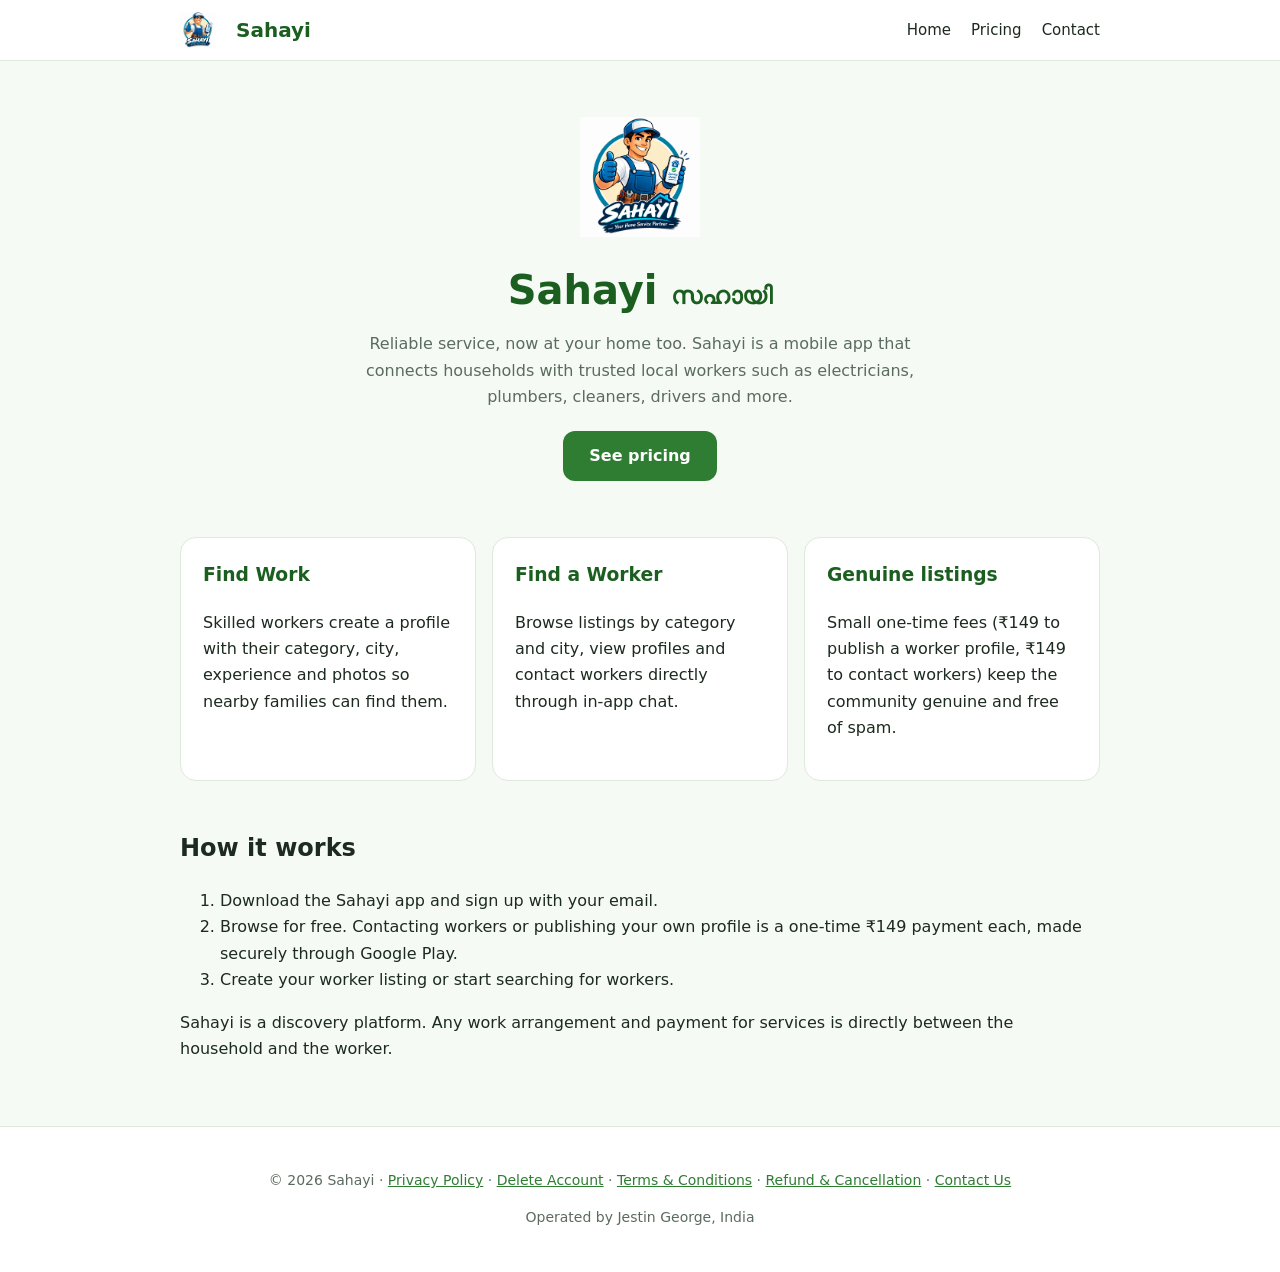
<file: website/index.html>
<!doctype html>
<html lang="en">

<head>
    <meta charset="utf-8">
    <meta name="viewport" content="width=device-width,initial-scale=1">
    <title>Home – Sahayi</title>
    <meta name="description" content="Sahayi connects people with trusted local home-service workers.">
    <link rel="stylesheet" href="style.css">
</head>

<body>
    <header>
        <nav><img src="logo.png" alt="Sahayi logo"><b>Sahayi</b><a href="index.html">Home</a><a
                href="pricing.html">Pricing</a><a href="contact.html">Contact</a></nav>
    </header>
    <main>
        <section class="hero"><img src="logo.png" alt="Sahayi">
            <h1>Sahayi <span style="font-size:.6em">സഹായി</span></h1>
            <p>Reliable service, now at your home too. Sahayi is a mobile app that connects households with trusted
                local workers such as electricians, plumbers, cleaners, drivers and more.</p><a class="btn"
                href="pricing.html">See pricing</a>
        </section>
        <div class="grid">
            <div class="card">
                <h3>Find Work</h3>
                <p>Skilled workers create a profile with their category, city, experience and photos so nearby families
                    can find them.</p>
            </div>
            <div class="card">
                <h3>Find a Worker</h3>
                <p>Browse listings by category and city, view profiles and contact workers directly through in-app chat.
                </p>
            </div>
            <div class="card">
                <h3>Genuine listings</h3>
                <p>Small one-time fees (₹149 to publish a worker profile, ₹149 to contact workers) keep the community genuine and free of spam.</p>
            </div>
        </div>
        <h2 style="margin-top:48px">How it works</h2>
        <ol>
            <li>Download the Sahayi app and sign up with your email.</li>
            <li>Browse for free. Contacting workers or publishing your own profile is a one-time ₹149 payment each, made securely through Google Play.</li>
            <li>Create your worker listing or start searching for workers.</li>
        </ol>
        <p>Sahayi is a discovery platform. Any work arrangement and payment for services is directly between the
            household and the worker.</p>
    </main>
    <footer>
        <p>© 2026 Sahayi · <a href="privacy.html">Privacy Policy</a> · <a href="delete-account.html">Delete Account</a> · <a href="terms.html">Terms &amp; Conditions</a> ·
            <a href="refund.html">Refund &amp; Cancellation</a> · <a href="contact.html">Contact Us</a></p>
        <p>Operated by Jestin George, India</p>
    </footer>
</body>

</html>
</file>
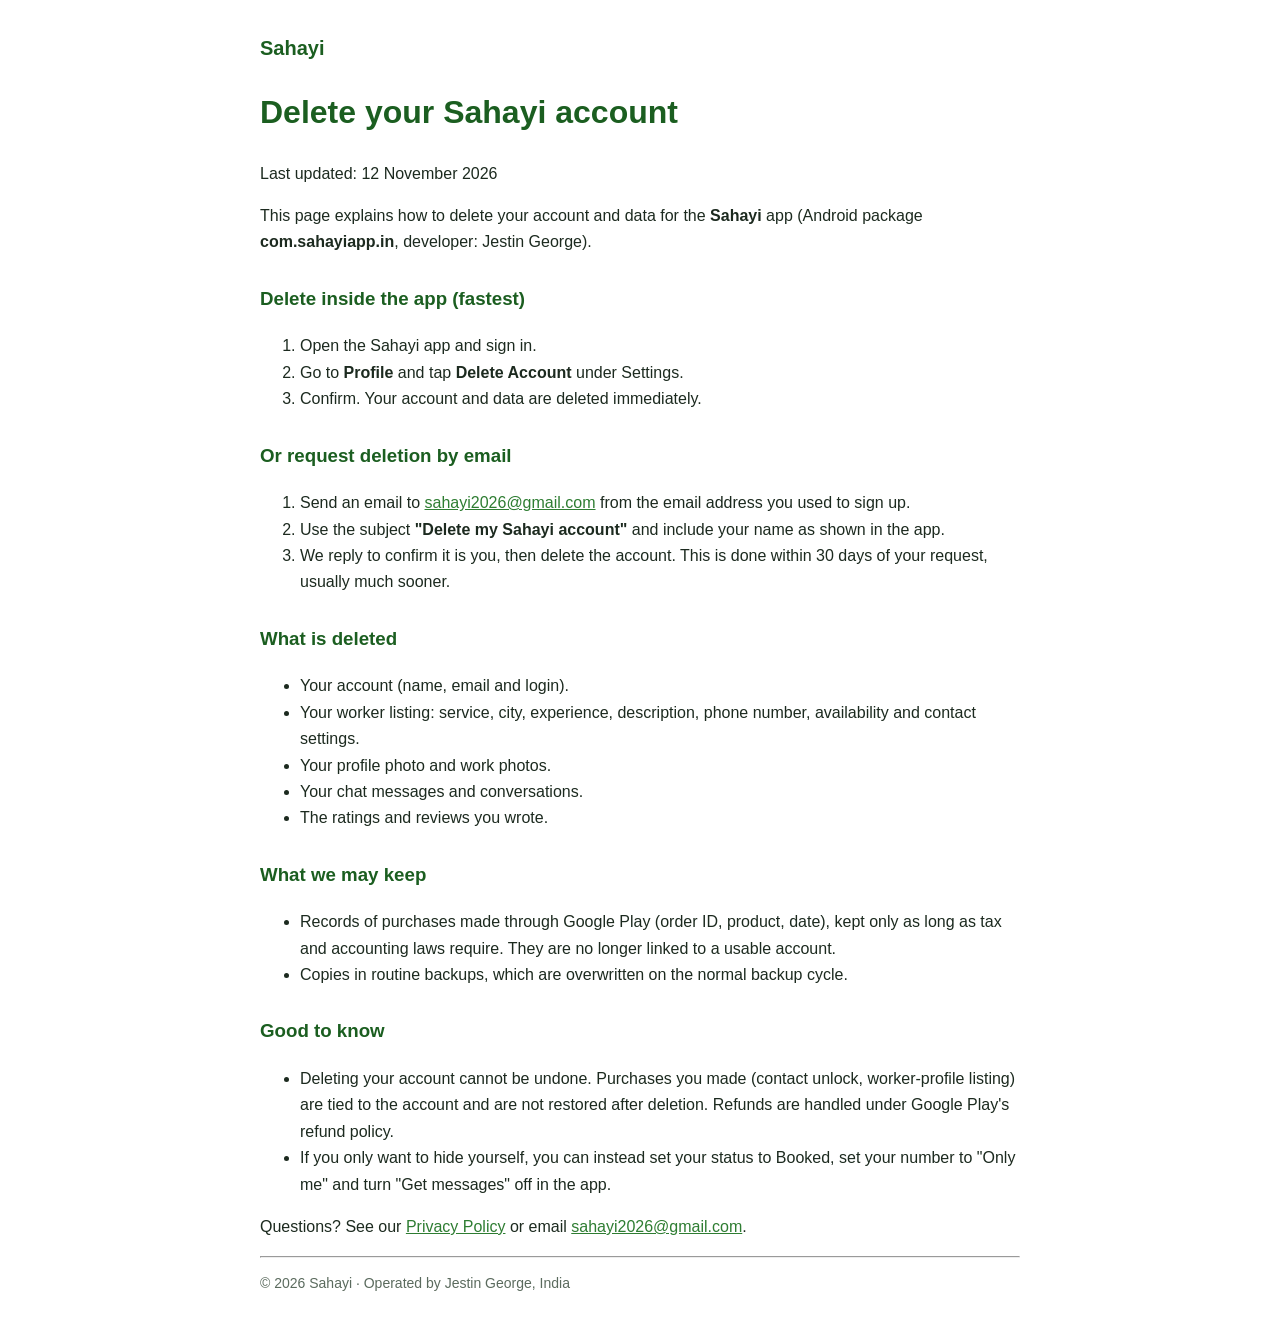
<file: playstore/delete-account.html>
<!doctype html><html lang="en"><head><meta charset="utf-8"><meta name="viewport" content="width=device-width,initial-scale=1">
<title>Delete Account – Sahayi</title>
<style>body{font:16px/1.65 Arial,Helvetica,sans-serif;color:#1c2a1f;max-width:760px;margin:32px auto;padding:0 20px}h1{color:#1b5e20}h3{color:#1b5e20;margin-top:28px}a{color:#2e7d32}</style></head><body>
<p><b style="font-size:20px;color:#1b5e20">Sahayi</b></p>
<h1 class="p">Delete your Sahayi account</h1>
<p>Last updated: 12 November 2026</p>
<p>This page explains how to delete your account and data for the <b>Sahayi</b> app (Android package <b>com.sahayiapp.in</b>, developer: Jestin George).</p>

<h3>Delete inside the app (fastest)</h3>
<ol>
<li>Open the Sahayi app and sign in.</li>
<li>Go to <b>Profile</b> and tap <b>Delete Account</b> under Settings.</li>
<li>Confirm. Your account and data are deleted immediately.</li>
</ol>

<h3>Or request deletion by email</h3>
<ol>
<li>Send an email to <a href="mailto:sahayi2026@gmail.com?subject=Delete%20my%20Sahayi%20account">sahayi2026@gmail.com</a> from the email address you used to sign up.</li>
<li>Use the subject <b>"Delete my Sahayi account"</b> and include your name as shown in the app.</li>
<li>We reply to confirm it is you, then delete the account. This is done within 30 days of your request, usually much sooner.</li>
</ol>

<h3>What is deleted</h3>
<ul>
<li>Your account (name, email and login).</li>
<li>Your worker listing: service, city, experience, description, phone number, availability and contact settings.</li>
<li>Your profile photo and work photos.</li>
<li>Your chat messages and conversations.</li>
<li>The ratings and reviews you wrote.</li>
</ul>

<h3>What we may keep</h3>
<ul>
<li>Records of purchases made through Google Play (order ID, product, date), kept only as long as tax and accounting laws require. They are no longer linked to a usable account.</li>
<li>Copies in routine backups, which are overwritten on the normal backup cycle.</li>
</ul>

<h3>Good to know</h3>
<ul>
<li>Deleting your account cannot be undone. Purchases you made (contact unlock, worker-profile listing) are tied to the account and are not restored after deletion. Refunds are handled under Google Play's refund policy.</li>
<li>If you only want to hide yourself, you can instead set your status to Booked, set your number to "Only me" and turn "Get messages" off in the app.</li>
</ul>

<p>Questions? See our <a href="mailto:sahayi2026@gmail.com">Privacy Policy</a> or email <a href="mailto:sahayi2026@gmail.com">sahayi2026@gmail.com</a>.</p>
<hr><p style="color:#5b6b5e;font-size:14px">© 2026 Sahayi · Operated by Jestin George, India</p></body></html>
</file>
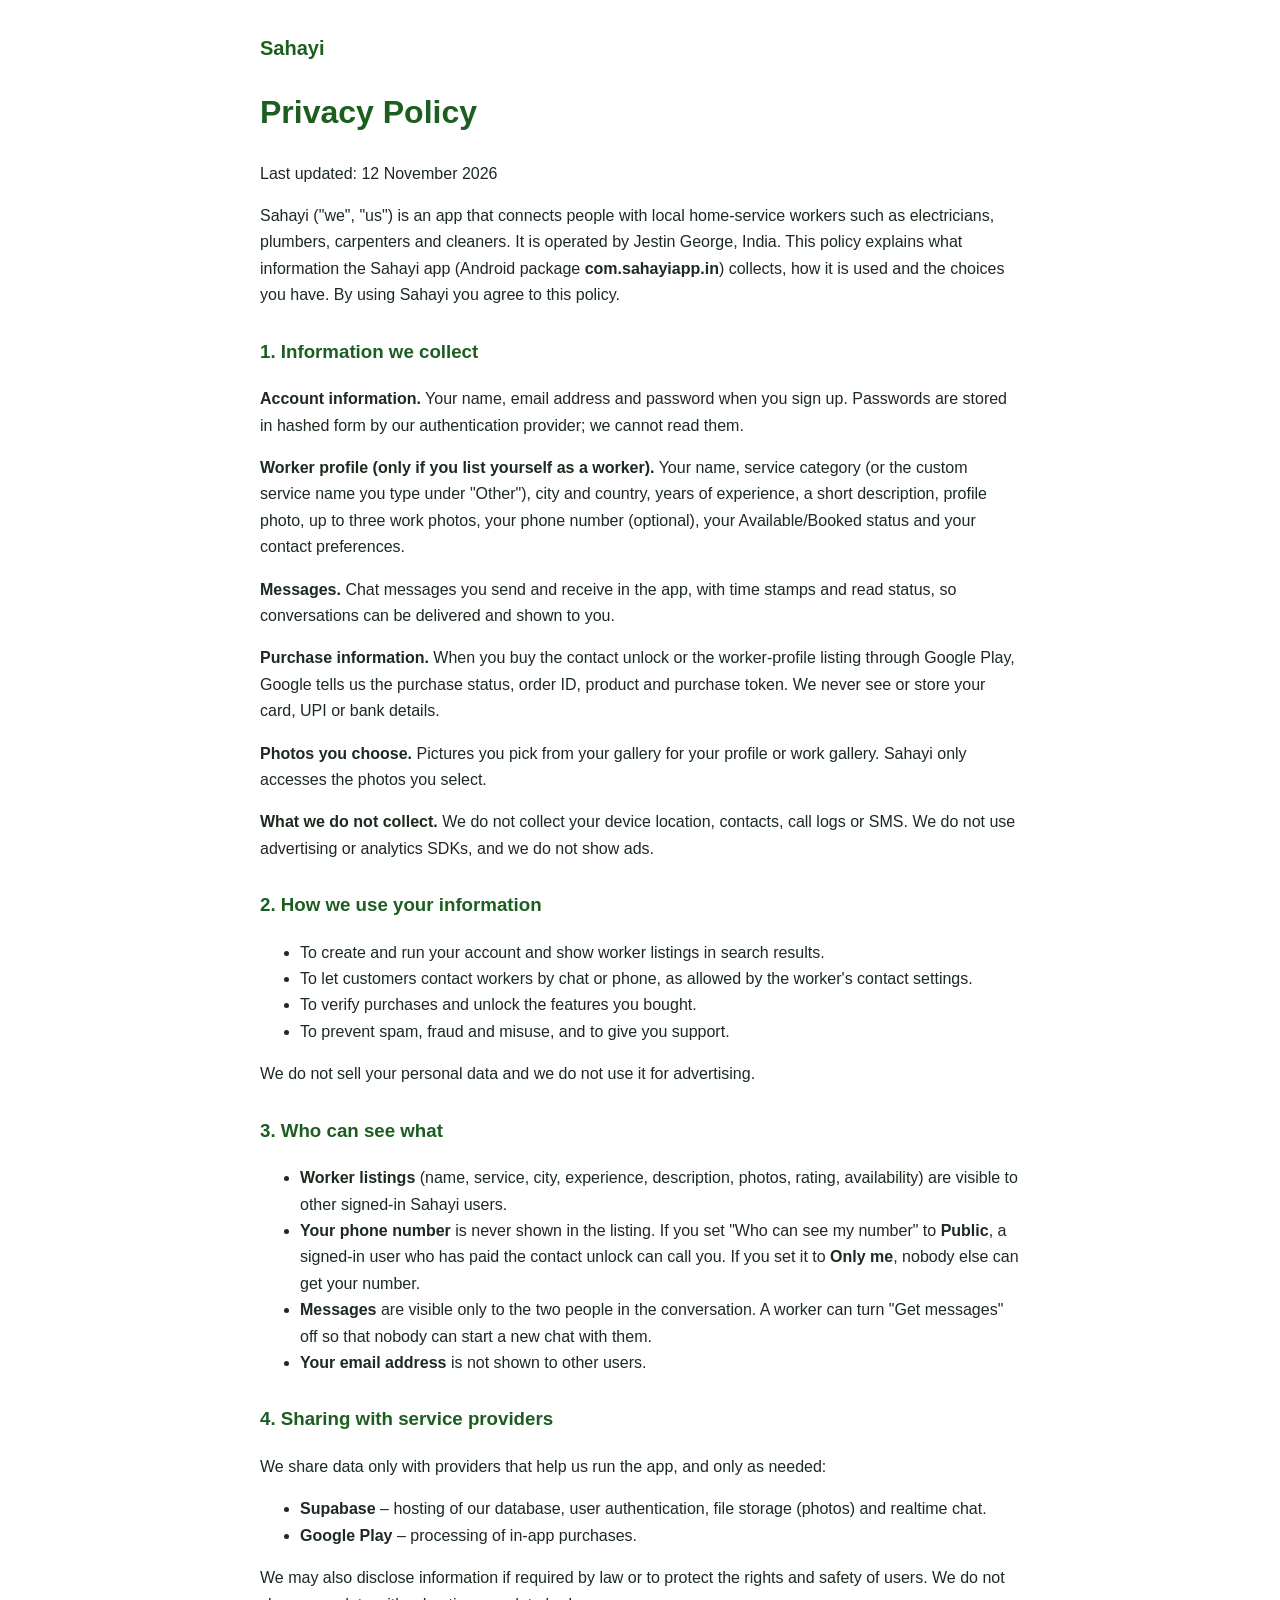
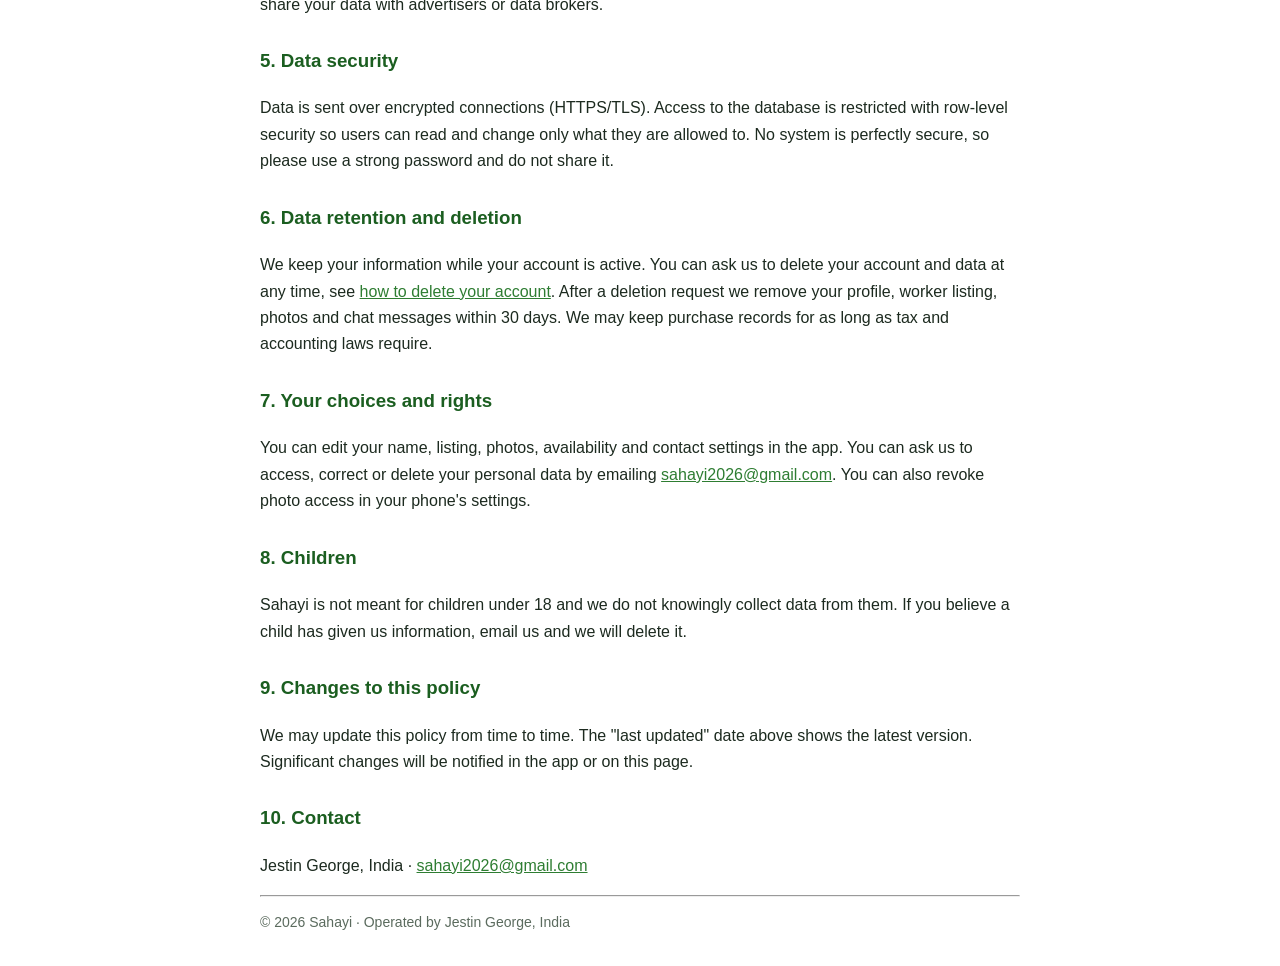
<file: playstore/privacy-policy.html>
<!doctype html><html lang="en"><head><meta charset="utf-8"><meta name="viewport" content="width=device-width,initial-scale=1">
<title>Privacy Policy – Sahayi</title>
<style>body{font:16px/1.65 Arial,Helvetica,sans-serif;color:#1c2a1f;max-width:760px;margin:32px auto;padding:0 20px}h1{color:#1b5e20}h3{color:#1b5e20;margin-top:28px}a{color:#2e7d32}</style></head><body>
<p><b style="font-size:20px;color:#1b5e20">Sahayi</b></p>
<h1 class="p">Privacy Policy</h1>
<p>Last updated: 12 November 2026</p>
<p>Sahayi ("we", "us") is an app that connects people with local home-service workers such as electricians, plumbers, carpenters and cleaners. It is operated by Jestin George, India. This policy explains what information the Sahayi app (Android package <b>com.sahayiapp.in</b>) collects, how it is used and the choices you have. By using Sahayi you agree to this policy.</p>

<h3>1. Information we collect</h3>
<p><b>Account information.</b> Your name, email address and password when you sign up. Passwords are stored in hashed form by our authentication provider; we cannot read them.</p>
<p><b>Worker profile (only if you list yourself as a worker).</b> Your name, service category (or the custom service name you type under "Other"), city and country, years of experience, a short description, profile photo, up to three work photos, your phone number (optional), your Available/Booked status and your contact preferences.</p>
<p><b>Messages.</b> Chat messages you send and receive in the app, with time stamps and read status, so conversations can be delivered and shown to you.</p>
<p><b>Purchase information.</b> When you buy the contact unlock or the worker-profile listing through Google Play, Google tells us the purchase status, order ID, product and purchase token. We never see or store your card, UPI or bank details.</p>
<p><b>Photos you choose.</b> Pictures you pick from your gallery for your profile or work gallery. Sahayi only accesses the photos you select.</p>
<p><b>What we do not collect.</b> We do not collect your device location, contacts, call logs or SMS. We do not use advertising or analytics SDKs, and we do not show ads.</p>

<h3>2. How we use your information</h3>
<ul>
<li>To create and run your account and show worker listings in search results.</li>
<li>To let customers contact workers by chat or phone, as allowed by the worker's contact settings.</li>
<li>To verify purchases and unlock the features you bought.</li>
<li>To prevent spam, fraud and misuse, and to give you support.</li>
</ul>
<p>We do not sell your personal data and we do not use it for advertising.</p>

<h3>3. Who can see what</h3>
<ul>
<li><b>Worker listings</b> (name, service, city, experience, description, photos, rating, availability) are visible to other signed-in Sahayi users.</li>
<li><b>Your phone number</b> is never shown in the listing. If you set "Who can see my number" to <b>Public</b>, a signed-in user who has paid the contact unlock can call you. If you set it to <b>Only me</b>, nobody else can get your number.</li>
<li><b>Messages</b> are visible only to the two people in the conversation. A worker can turn "Get messages" off so that nobody can start a new chat with them.</li>
<li><b>Your email address</b> is not shown to other users.</li>
</ul>

<h3>4. Sharing with service providers</h3>
<p>We share data only with providers that help us run the app, and only as needed:</p>
<ul>
<li><b>Supabase</b> – hosting of our database, user authentication, file storage (photos) and realtime chat.</li>
<li><b>Google Play</b> – processing of in-app purchases.</li>
</ul>
<p>We may also disclose information if required by law or to protect the rights and safety of users. We do not share your data with advertisers or data brokers.</p>

<h3>5. Data security</h3>
<p>Data is sent over encrypted connections (HTTPS/TLS). Access to the database is restricted with row-level security so users can read and change only what they are allowed to. No system is perfectly secure, so please use a strong password and do not share it.</p>

<h3>6. Data retention and deletion</h3>
<p>We keep your information while your account is active. You can ask us to delete your account and data at any time, see <a href="mailto:sahayi2026@gmail.com?subject=Delete%20my%20Sahayi%20account">how to delete your account</a>. After a deletion request we remove your profile, worker listing, photos and chat messages within 30 days. We may keep purchase records for as long as tax and accounting laws require.</p>

<h3>7. Your choices and rights</h3>
<p>You can edit your name, listing, photos, availability and contact settings in the app. You can ask us to access, correct or delete your personal data by emailing <a href="mailto:sahayi2026@gmail.com">sahayi2026@gmail.com</a>. You can also revoke photo access in your phone's settings.</p>

<h3>8. Children</h3>
<p>Sahayi is not meant for children under 18 and we do not knowingly collect data from them. If you believe a child has given us information, email us and we will delete it.</p>

<h3>9. Changes to this policy</h3>
<p>We may update this policy from time to time. The "last updated" date above shows the latest version. Significant changes will be notified in the app or on this page.</p>

<h3>10. Contact</h3>
<p>Jestin George, India · <a href="mailto:sahayi2026@gmail.com">sahayi2026@gmail.com</a></p>
<hr><p style="color:#5b6b5e;font-size:14px">© 2026 Sahayi · Operated by Jestin George, India</p></body></html>
</file>
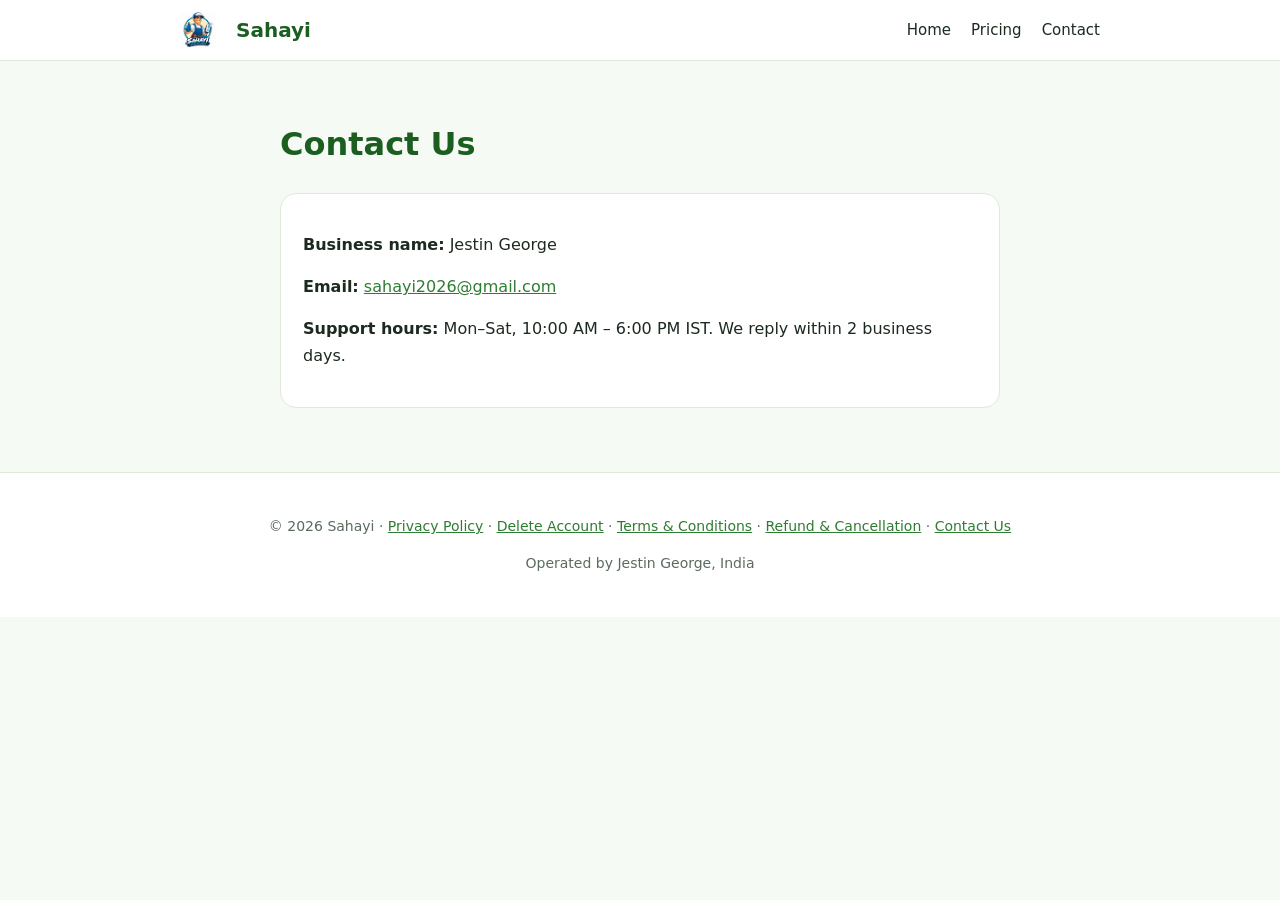
<file: website/contact.html>
<!doctype html>
<html lang="en">

<head>
    <meta charset="utf-8">
    <meta name="viewport" content="width=device-width,initial-scale=1">
    <title>Contact Us – Sahayi</title>
    <meta name="description" content="Sahayi connects people with trusted local home-service workers.">
    <link rel="stylesheet" href="style.css">
</head>

<body>
    <header>
        <nav><img src="logo.png" alt="Sahayi logo"><b>Sahayi</b><a href="index.html">Home</a><a
                href="pricing.html">Pricing</a><a href="contact.html">Contact</a></nav>
    </header>
    <main class="doc">
        <h1 class="p">Contact Us</h1>
        <div class="card">
            <p><b>Business name:</b> Jestin George</p>
            <p><b>Email:</b> <a href="mailto:sahayi2026@gmail.com">sahayi2026@gmail.com</a></p>
            
            
            <p><b>Support hours:</b> Mon–Sat, 10:00 AM – 6:00 PM IST. We reply within 2 business days.</p>
        </div>
    </main>
    <footer>
        <p>© 2026 Sahayi · <a href="privacy.html">Privacy Policy</a> · <a href="delete-account.html">Delete Account</a> · <a href="terms.html">Terms &amp; Conditions</a> ·
            <a href="refund.html">Refund &amp; Cancellation</a> · <a href="contact.html">Contact Us</a>
        </p>
        <p>Operated by Jestin George, India</p>
    </footer>
</body>

</html>
</file>
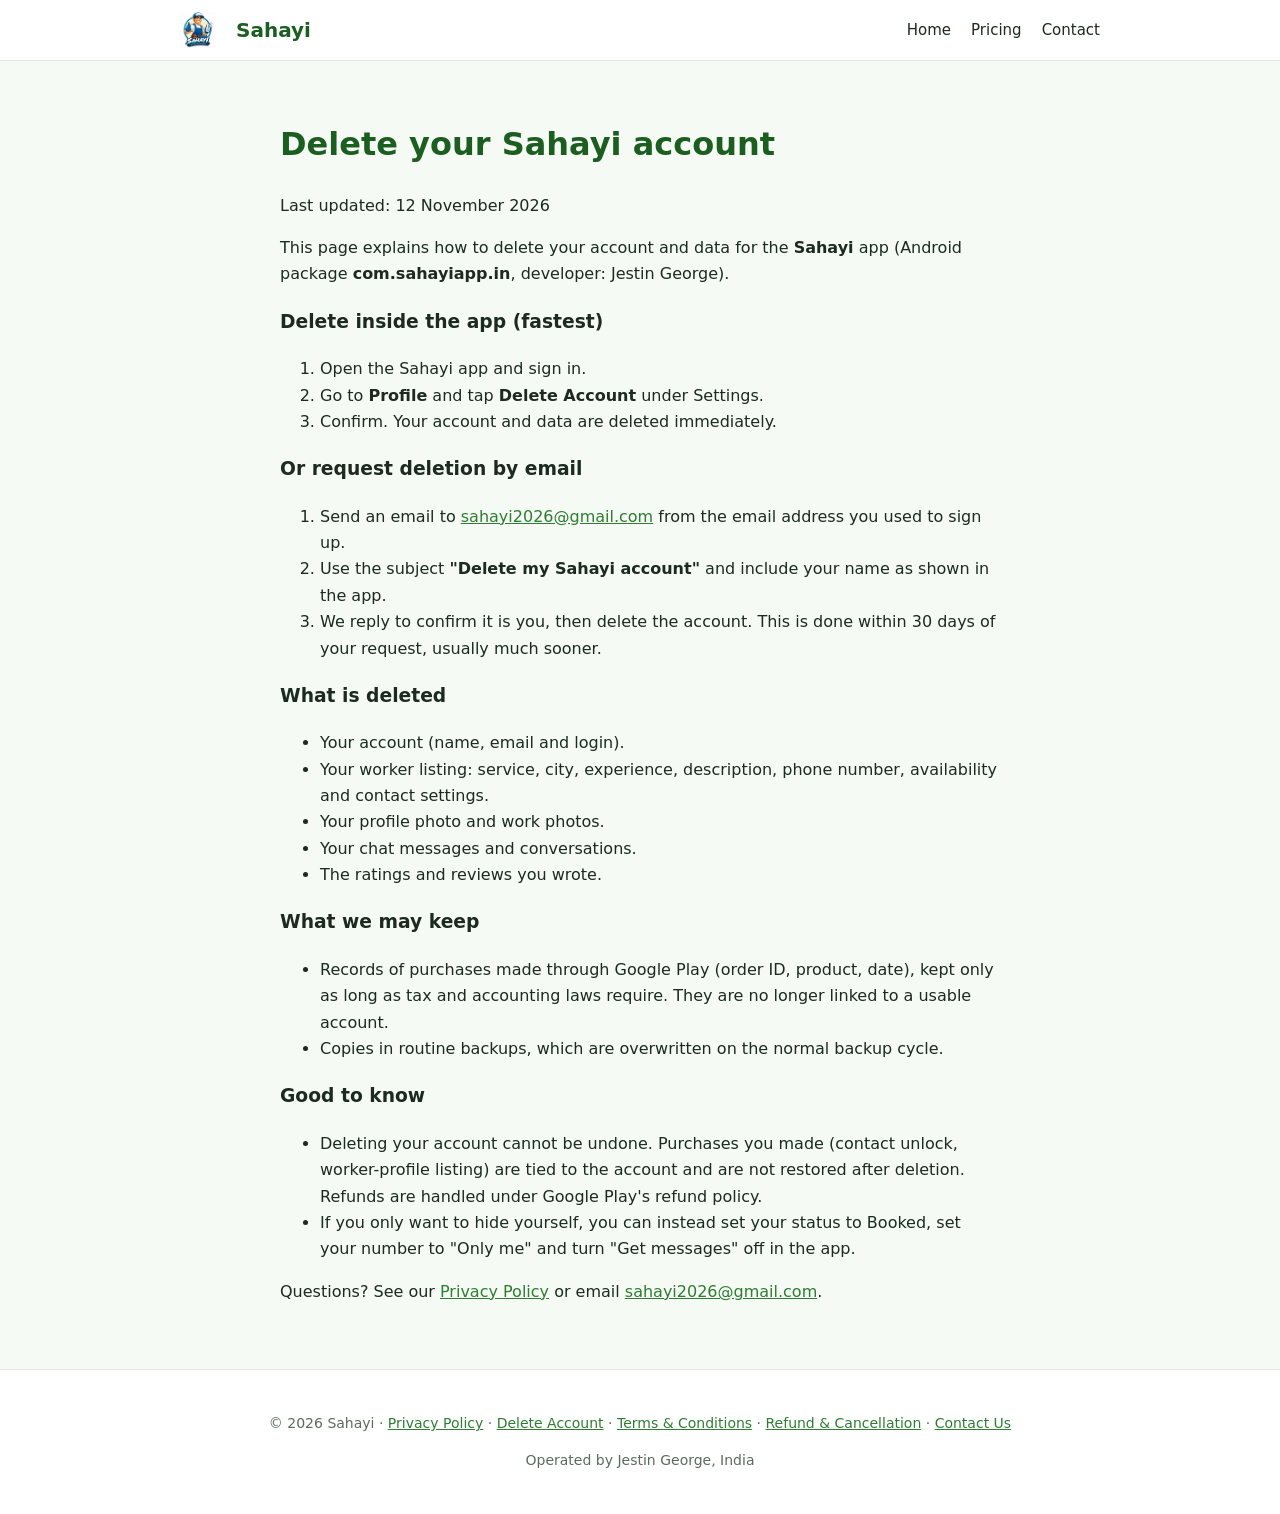
<file: website/delete-account.html>
<!doctype html><html lang="en"><head><meta charset="utf-8"><meta name="viewport" content="width=device-width,initial-scale=1">
<title>Delete Account – Sahayi</title><meta name="description" content="Sahayi connects people with trusted local home-service workers."><link rel="stylesheet" href="style.css"></head><body>
<header><nav><img src="logo.png" alt="Sahayi logo"><b>Sahayi</b><a href="index.html">Home</a><a href="pricing.html">Pricing</a><a href="contact.html">Contact</a></nav></header>
<main class="doc"><h1 class="p">Delete your Sahayi account</h1>
<p>Last updated: 12 November 2026</p>
<p>This page explains how to delete your account and data for the <b>Sahayi</b> app (Android package <b>com.sahayiapp.in</b>, developer: Jestin George).</p>

<h3>Delete inside the app (fastest)</h3>
<ol>
<li>Open the Sahayi app and sign in.</li>
<li>Go to <b>Profile</b> and tap <b>Delete Account</b> under Settings.</li>
<li>Confirm. Your account and data are deleted immediately.</li>
</ol>

<h3>Or request deletion by email</h3>
<ol>
<li>Send an email to <a href="mailto:sahayi2026@gmail.com?subject=Delete%20my%20Sahayi%20account">sahayi2026@gmail.com</a> from the email address you used to sign up.</li>
<li>Use the subject <b>"Delete my Sahayi account"</b> and include your name as shown in the app.</li>
<li>We reply to confirm it is you, then delete the account. This is done within 30 days of your request, usually much sooner.</li>
</ol>

<h3>What is deleted</h3>
<ul>
<li>Your account (name, email and login).</li>
<li>Your worker listing: service, city, experience, description, phone number, availability and contact settings.</li>
<li>Your profile photo and work photos.</li>
<li>Your chat messages and conversations.</li>
<li>The ratings and reviews you wrote.</li>
</ul>

<h3>What we may keep</h3>
<ul>
<li>Records of purchases made through Google Play (order ID, product, date), kept only as long as tax and accounting laws require. They are no longer linked to a usable account.</li>
<li>Copies in routine backups, which are overwritten on the normal backup cycle.</li>
</ul>

<h3>Good to know</h3>
<ul>
<li>Deleting your account cannot be undone. Purchases you made (contact unlock, worker-profile listing) are tied to the account and are not restored after deletion. Refunds are handled under Google Play's refund policy.</li>
<li>If you only want to hide yourself, you can instead set your status to Booked, set your number to "Only me" and turn "Get messages" off in the app.</li>
</ul>

<p>Questions? See our <a href="privacy.html">Privacy Policy</a> or email <a href="mailto:sahayi2026@gmail.com">sahayi2026@gmail.com</a>.</p>
</main>
<footer><p>© 2026 Sahayi · <a href="privacy.html">Privacy Policy</a> · <a href="delete-account.html">Delete Account</a> · <a href="terms.html">Terms &amp; Conditions</a> · <a href="refund.html">Refund &amp; Cancellation</a> · <a href="contact.html">Contact Us</a></p><p>Operated by Jestin George, India</p></footer></body></html>
</file>
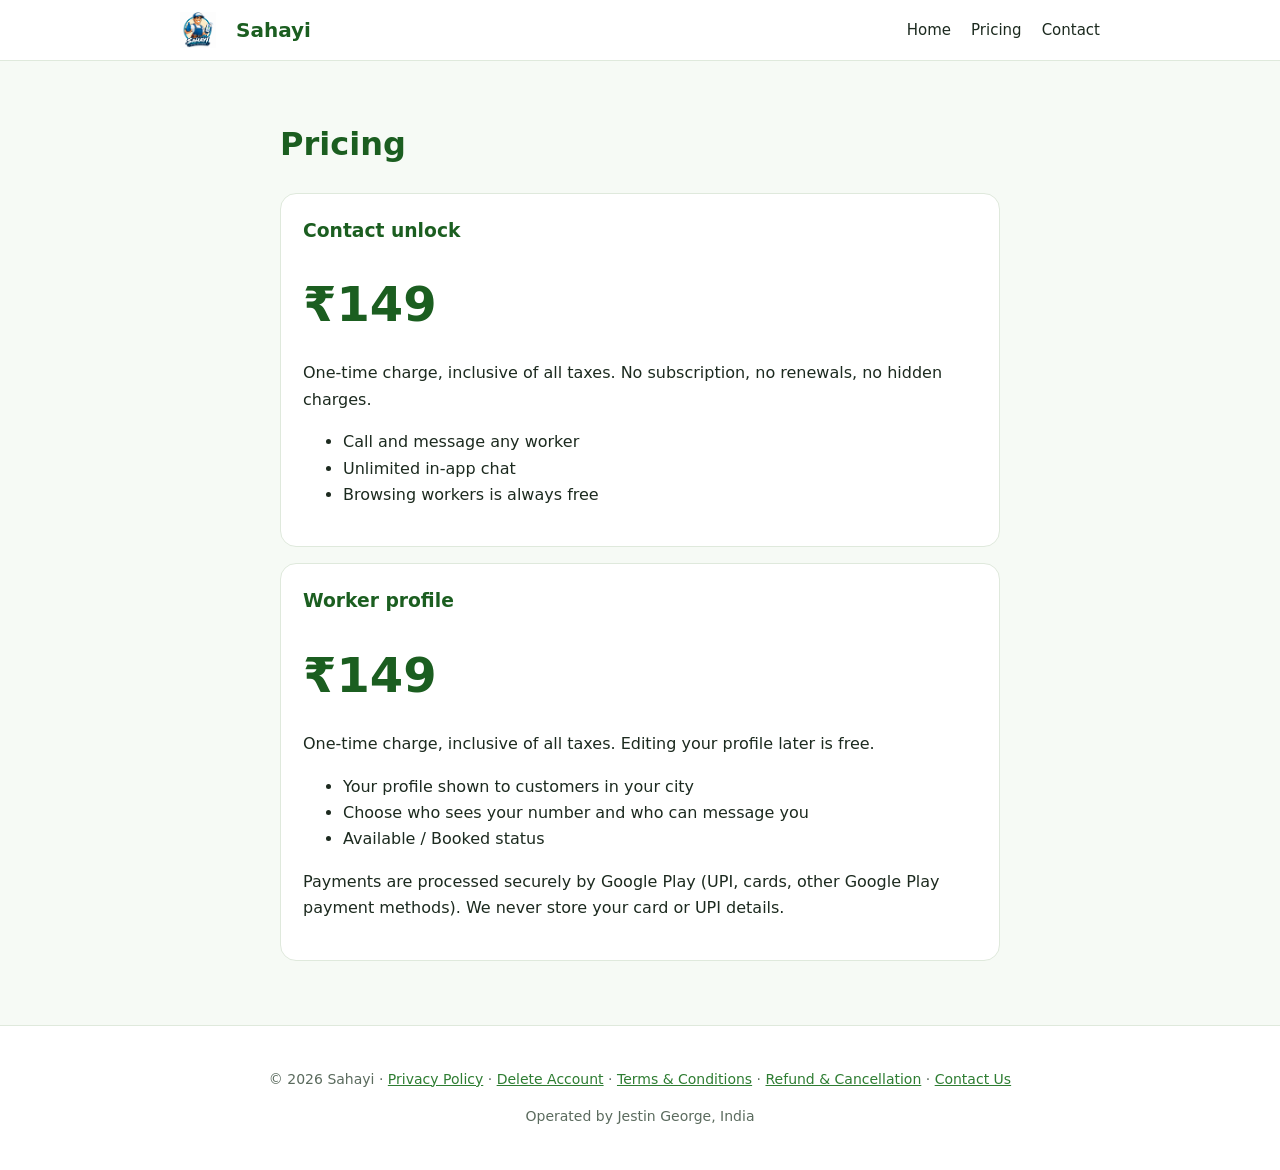
<file: website/pricing.html>
<!doctype html><html lang="en"><head><meta charset="utf-8"><meta name="viewport" content="width=device-width,initial-scale=1">
<title>Pricing – Sahayi</title><meta name="description" content="Sahayi connects people with trusted local home-service workers."><link rel="stylesheet" href="style.css"></head><body>
<header><nav><img src="logo.png" alt="Sahayi logo"><b>Sahayi</b><a href="index.html">Home</a><a href="pricing.html">Pricing</a><a href="contact.html">Contact</a></nav></header>
<main class="doc"><h1 class="p">Pricing</h1><div class="card"><h3>Contact unlock</h3><div class="price">₹149</div><p>One-time charge, inclusive of all taxes. No subscription, no renewals, no hidden charges.</p><ul><li>Call and message any worker</li><li>Unlimited in-app chat</li><li>Browsing workers is always free</li></ul></div><div class="card" style="margin-top:16px"><h3>Worker profile</h3><div class="price">₹149</div><p>One-time charge, inclusive of all taxes. Editing your profile later is free.</p><ul><li>Your profile shown to customers in your city</li><li>Choose who sees your number and who can message you</li><li>Available / Booked status</li></ul><p>Payments are processed securely by Google Play (UPI, cards, other Google Play payment methods). We never store your card or UPI details.</p></div></main>
<footer><p>© 2026 Sahayi · <a href="privacy.html">Privacy Policy</a> · <a href="delete-account.html">Delete Account</a> · <a href="terms.html">Terms &amp; Conditions</a> · <a href="refund.html">Refund &amp; Cancellation</a> · <a href="contact.html">Contact Us</a></p><p>Operated by Jestin George, India</p></footer></body></html>
</file>
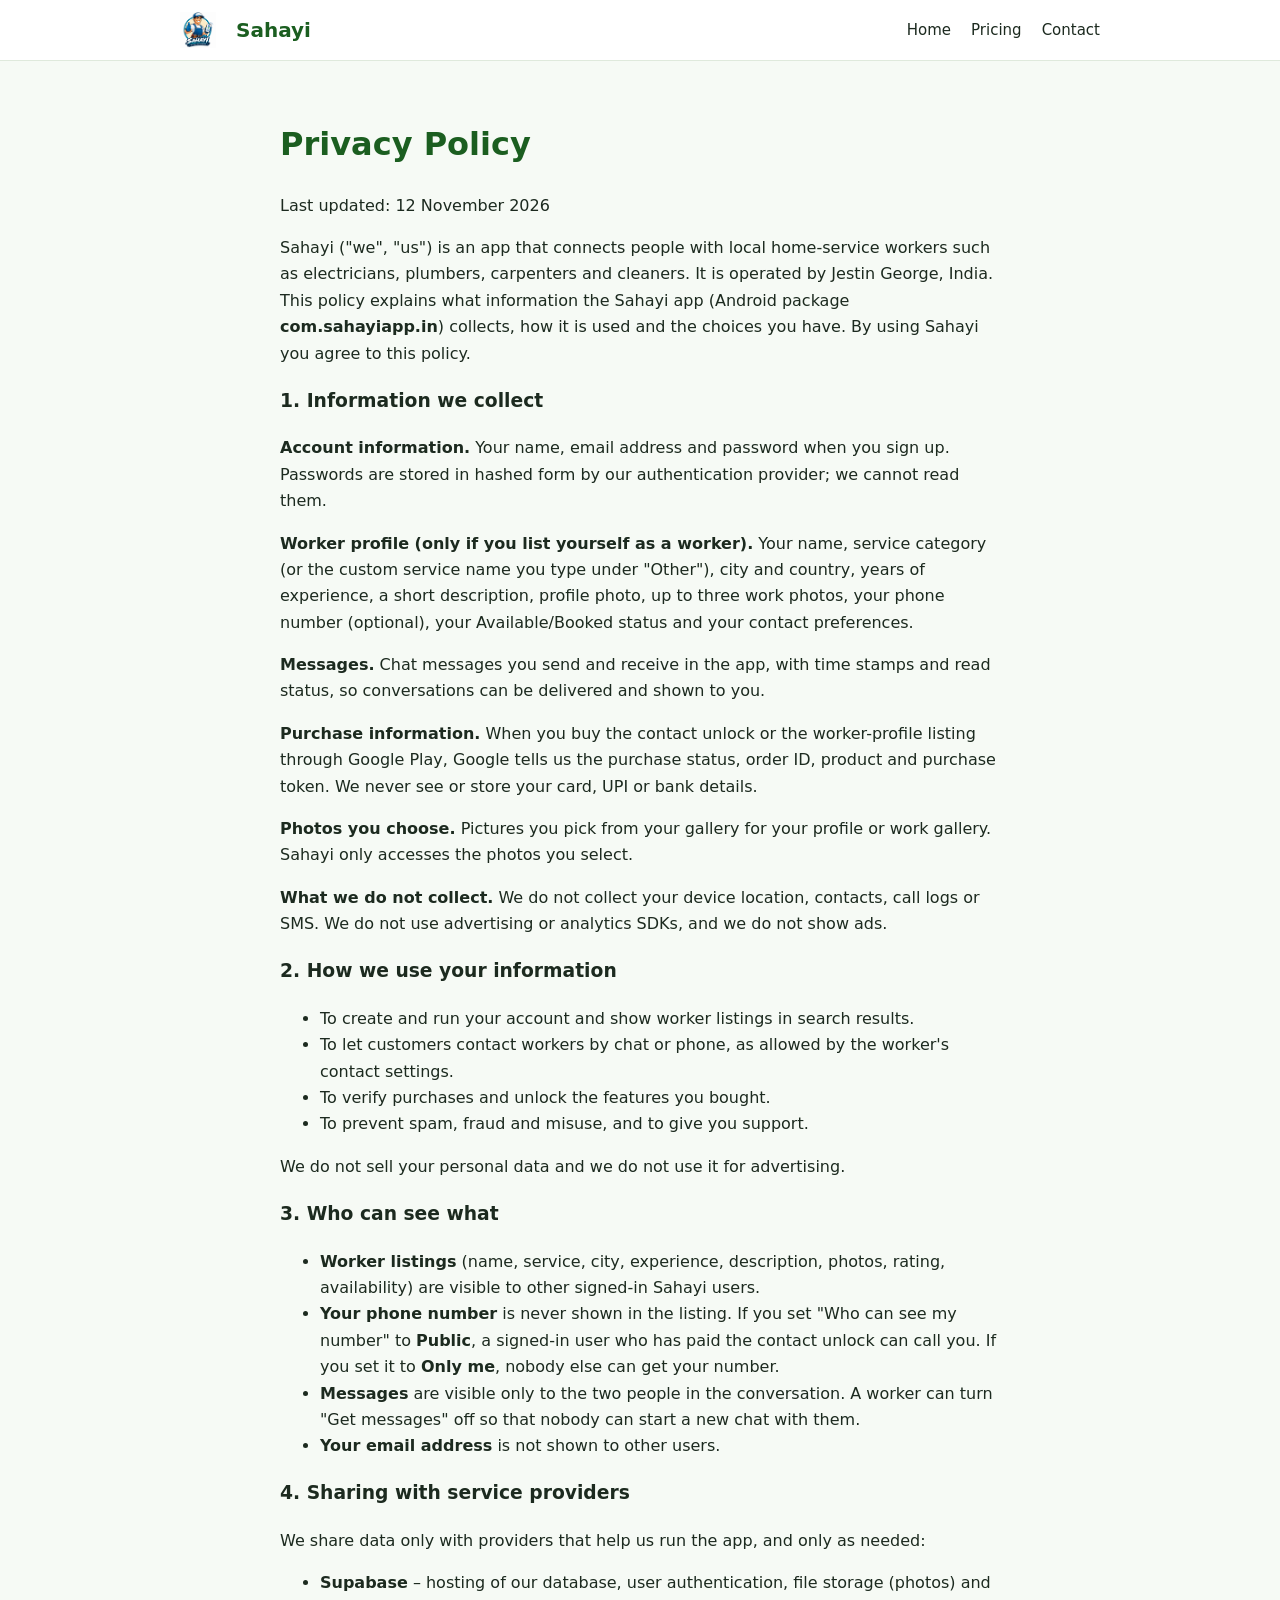
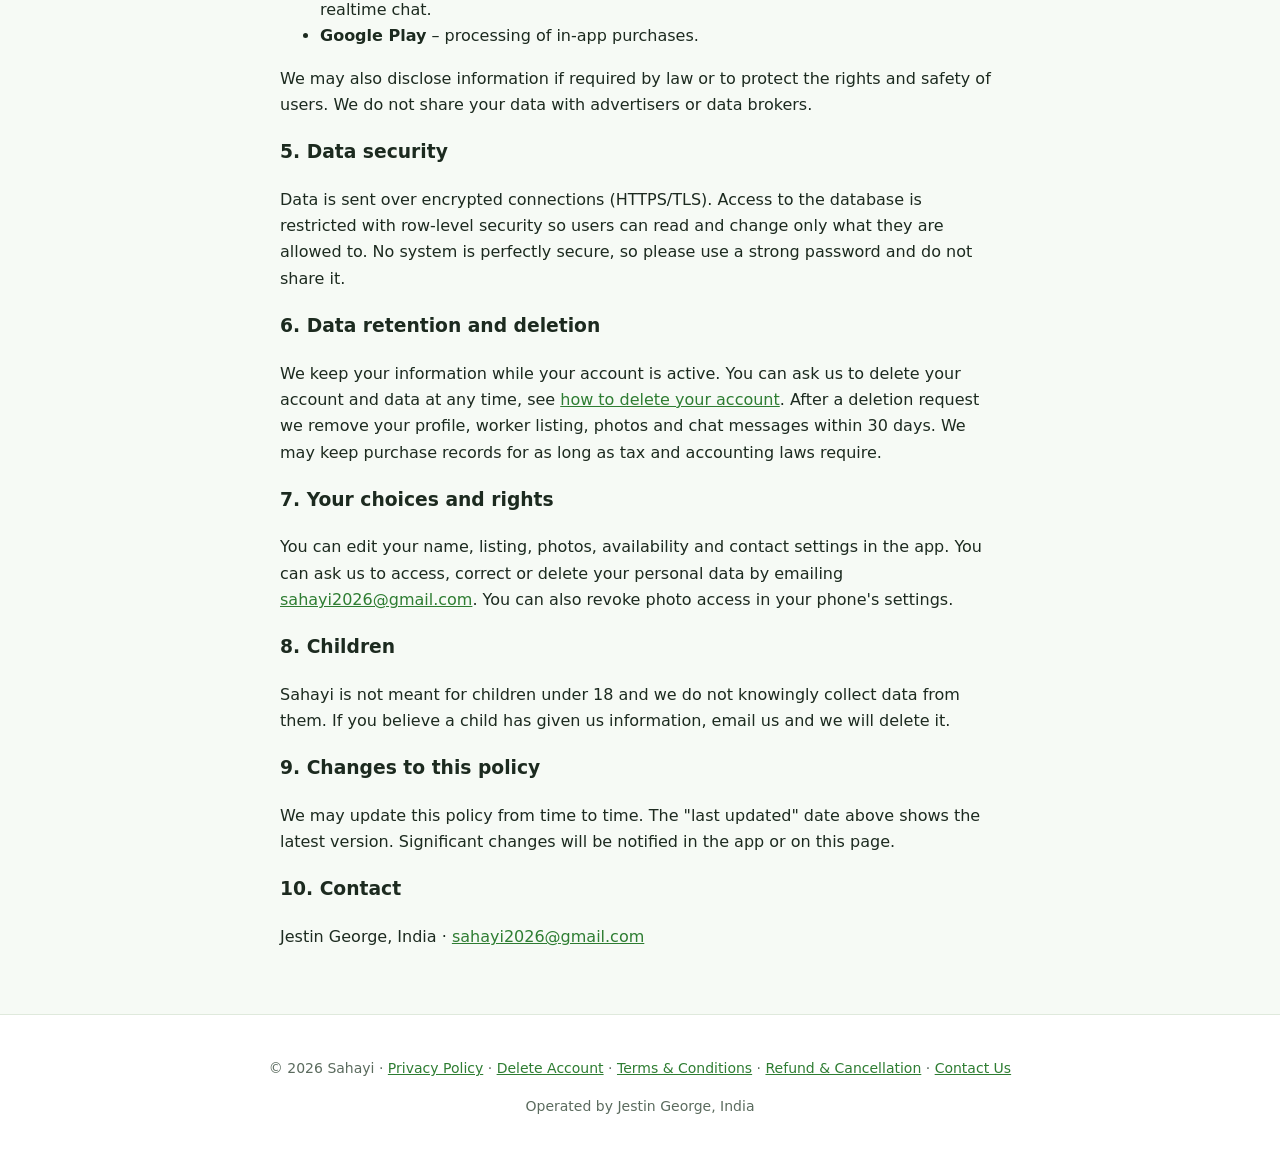
<file: website/privacy.html>
<!doctype html><html lang="en"><head><meta charset="utf-8"><meta name="viewport" content="width=device-width,initial-scale=1">
<title>Privacy Policy – Sahayi</title><meta name="description" content="Sahayi connects people with trusted local home-service workers."><link rel="stylesheet" href="style.css"></head><body>
<header><nav><img src="logo.png" alt="Sahayi logo"><b>Sahayi</b><a href="index.html">Home</a><a href="pricing.html">Pricing</a><a href="contact.html">Contact</a></nav></header>
<main class="doc"><h1 class="p">Privacy Policy</h1>
<p>Last updated: 12 November 2026</p>
<p>Sahayi ("we", "us") is an app that connects people with local home-service workers such as electricians, plumbers, carpenters and cleaners. It is operated by Jestin George, India. This policy explains what information the Sahayi app (Android package <b>com.sahayiapp.in</b>) collects, how it is used and the choices you have. By using Sahayi you agree to this policy.</p>

<h3>1. Information we collect</h3>
<p><b>Account information.</b> Your name, email address and password when you sign up. Passwords are stored in hashed form by our authentication provider; we cannot read them.</p>
<p><b>Worker profile (only if you list yourself as a worker).</b> Your name, service category (or the custom service name you type under "Other"), city and country, years of experience, a short description, profile photo, up to three work photos, your phone number (optional), your Available/Booked status and your contact preferences.</p>
<p><b>Messages.</b> Chat messages you send and receive in the app, with time stamps and read status, so conversations can be delivered and shown to you.</p>
<p><b>Purchase information.</b> When you buy the contact unlock or the worker-profile listing through Google Play, Google tells us the purchase status, order ID, product and purchase token. We never see or store your card, UPI or bank details.</p>
<p><b>Photos you choose.</b> Pictures you pick from your gallery for your profile or work gallery. Sahayi only accesses the photos you select.</p>
<p><b>What we do not collect.</b> We do not collect your device location, contacts, call logs or SMS. We do not use advertising or analytics SDKs, and we do not show ads.</p>

<h3>2. How we use your information</h3>
<ul>
<li>To create and run your account and show worker listings in search results.</li>
<li>To let customers contact workers by chat or phone, as allowed by the worker's contact settings.</li>
<li>To verify purchases and unlock the features you bought.</li>
<li>To prevent spam, fraud and misuse, and to give you support.</li>
</ul>
<p>We do not sell your personal data and we do not use it for advertising.</p>

<h3>3. Who can see what</h3>
<ul>
<li><b>Worker listings</b> (name, service, city, experience, description, photos, rating, availability) are visible to other signed-in Sahayi users.</li>
<li><b>Your phone number</b> is never shown in the listing. If you set "Who can see my number" to <b>Public</b>, a signed-in user who has paid the contact unlock can call you. If you set it to <b>Only me</b>, nobody else can get your number.</li>
<li><b>Messages</b> are visible only to the two people in the conversation. A worker can turn "Get messages" off so that nobody can start a new chat with them.</li>
<li><b>Your email address</b> is not shown to other users.</li>
</ul>

<h3>4. Sharing with service providers</h3>
<p>We share data only with providers that help us run the app, and only as needed:</p>
<ul>
<li><b>Supabase</b> – hosting of our database, user authentication, file storage (photos) and realtime chat.</li>
<li><b>Google Play</b> – processing of in-app purchases.</li>
</ul>
<p>We may also disclose information if required by law or to protect the rights and safety of users. We do not share your data with advertisers or data brokers.</p>

<h3>5. Data security</h3>
<p>Data is sent over encrypted connections (HTTPS/TLS). Access to the database is restricted with row-level security so users can read and change only what they are allowed to. No system is perfectly secure, so please use a strong password and do not share it.</p>

<h3>6. Data retention and deletion</h3>
<p>We keep your information while your account is active. You can ask us to delete your account and data at any time, see <a href="delete-account.html">how to delete your account</a>. After a deletion request we remove your profile, worker listing, photos and chat messages within 30 days. We may keep purchase records for as long as tax and accounting laws require.</p>

<h3>7. Your choices and rights</h3>
<p>You can edit your name, listing, photos, availability and contact settings in the app. You can ask us to access, correct or delete your personal data by emailing <a href="mailto:sahayi2026@gmail.com">sahayi2026@gmail.com</a>. You can also revoke photo access in your phone's settings.</p>

<h3>8. Children</h3>
<p>Sahayi is not meant for children under 18 and we do not knowingly collect data from them. If you believe a child has given us information, email us and we will delete it.</p>

<h3>9. Changes to this policy</h3>
<p>We may update this policy from time to time. The "last updated" date above shows the latest version. Significant changes will be notified in the app or on this page.</p>

<h3>10. Contact</h3>
<p>Jestin George, India · <a href="mailto:sahayi2026@gmail.com">sahayi2026@gmail.com</a></p>
</main>
<footer><p>© 2026 Sahayi · <a href="privacy.html">Privacy Policy</a> · <a href="delete-account.html">Delete Account</a> · <a href="terms.html">Terms &amp; Conditions</a> · <a href="refund.html">Refund &amp; Cancellation</a> · <a href="contact.html">Contact Us</a></p><p>Operated by Jestin George, India</p></footer></body></html>
</file>
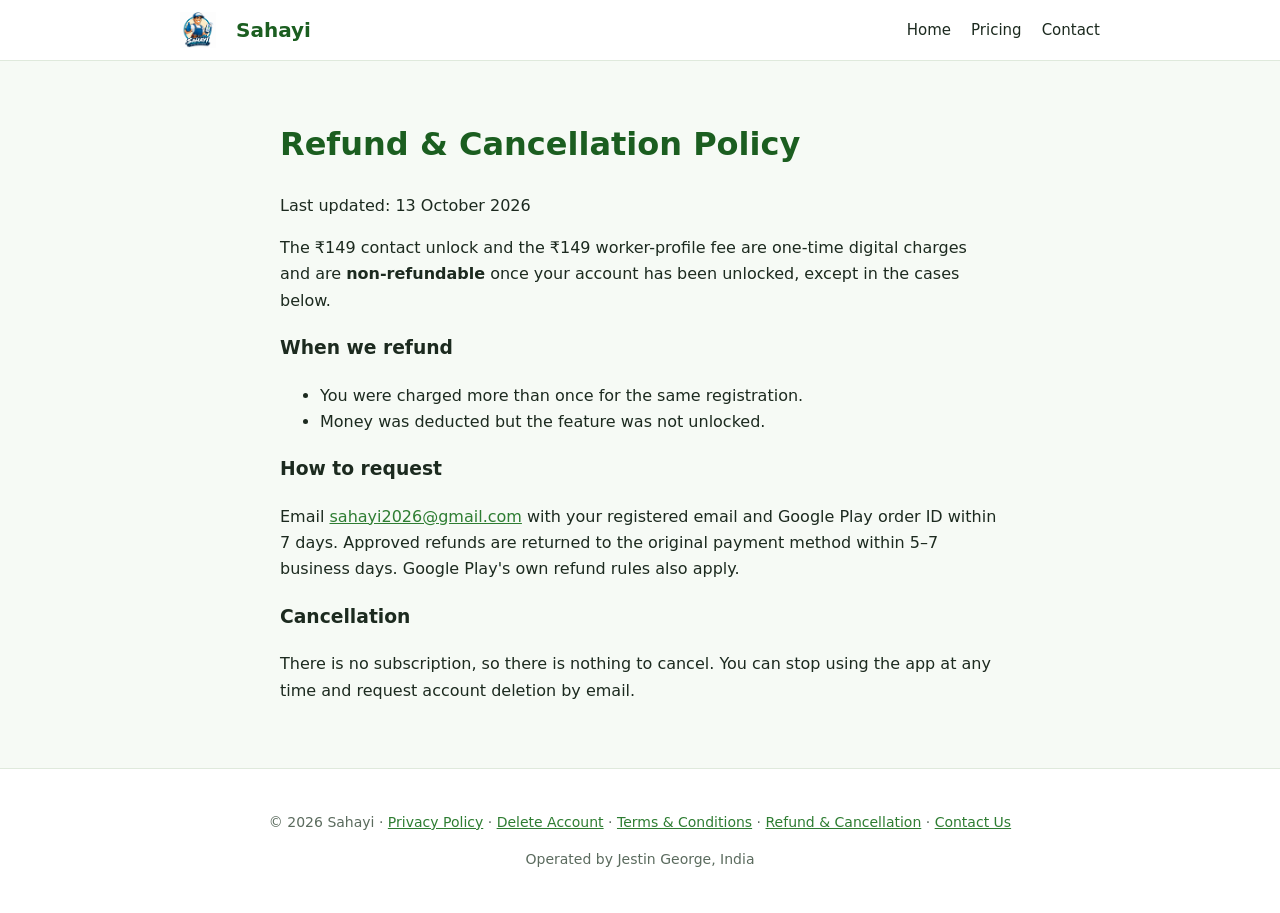
<file: website/refund.html>
<!doctype html><html lang="en"><head><meta charset="utf-8"><meta name="viewport" content="width=device-width,initial-scale=1">
<title>Refund & Cancellation – Sahayi</title><meta name="description" content="Sahayi connects people with trusted local home-service workers."><link rel="stylesheet" href="style.css"></head><body>
<header><nav><img src="logo.png" alt="Sahayi logo"><b>Sahayi</b><a href="index.html">Home</a><a href="pricing.html">Pricing</a><a href="contact.html">Contact</a></nav></header>
<main class="doc"><h1 class="p">Refund &amp; Cancellation Policy</h1><p>Last updated: 13 October 2026</p>
<p>The ₹149 contact unlock and the ₹149 worker-profile fee are one-time digital charges and are <b>non-refundable</b> once your account has been unlocked, except in the cases below.</p>
<h3>When we refund</h3><ul><li>You were charged more than once for the same registration.</li><li>Money was deducted but the feature was not unlocked.</li></ul>
<h3>How to request</h3><p>Email <a href="mailto:sahayi2026@gmail.com">sahayi2026@gmail.com</a> with your registered email and Google Play order ID within 7 days. Approved refunds are returned to the original payment method within 5–7 business days. Google Play's own refund rules also apply.</p>
<h3>Cancellation</h3><p>There is no subscription, so there is nothing to cancel. You can stop using the app at any time and request account deletion by email.</p></main>
<footer><p>© 2026 Sahayi · <a href="privacy.html">Privacy Policy</a> · <a href="delete-account.html">Delete Account</a> · <a href="terms.html">Terms &amp; Conditions</a> · <a href="refund.html">Refund &amp; Cancellation</a> · <a href="contact.html">Contact Us</a></p><p>Operated by Jestin George, India</p></footer></body></html>
</file>
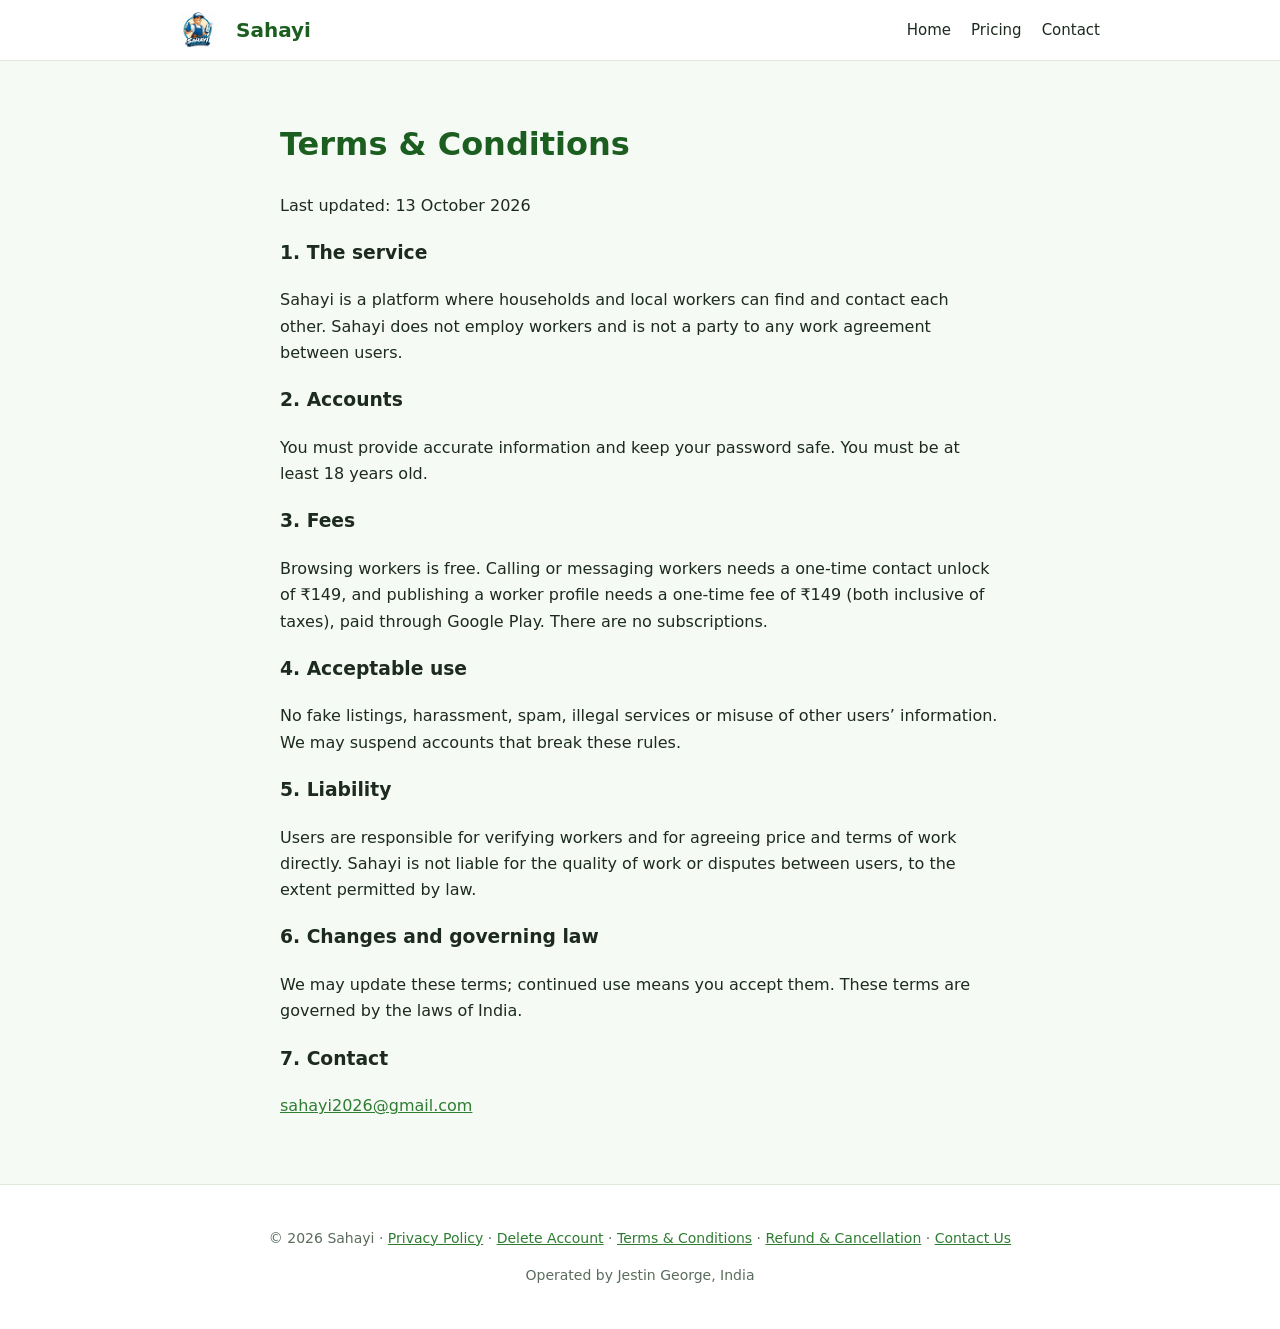
<file: website/terms.html>
<!doctype html><html lang="en"><head><meta charset="utf-8"><meta name="viewport" content="width=device-width,initial-scale=1">
<title>Terms & Conditions – Sahayi</title><meta name="description" content="Sahayi connects people with trusted local home-service workers."><link rel="stylesheet" href="style.css"></head><body>
<header><nav><img src="logo.png" alt="Sahayi logo"><b>Sahayi</b><a href="index.html">Home</a><a href="pricing.html">Pricing</a><a href="contact.html">Contact</a></nav></header>
<main class="doc"><h1 class="p">Terms &amp; Conditions</h1><p>Last updated: 13 October 2026</p>
<h3>1. The service</h3><p>Sahayi is a platform where households and local workers can find and contact each other. Sahayi does not employ workers and is not a party to any work agreement between users.</p>
<h3>2. Accounts</h3><p>You must provide accurate information and keep your password safe. You must be at least 18 years old.</p>
<h3>3. Fees</h3><p>Browsing workers is free. Calling or messaging workers needs a one-time contact unlock of ₹149, and publishing a worker profile needs a one-time fee of ₹149 (both inclusive of taxes), paid through Google Play. There are no subscriptions.</p>
<h3>4. Acceptable use</h3><p>No fake listings, harassment, spam, illegal services or misuse of other users’ information. We may suspend accounts that break these rules.</p>
<h3>5. Liability</h3><p>Users are responsible for verifying workers and for agreeing price and terms of work directly. Sahayi is not liable for the quality of work or disputes between users, to the extent permitted by law.</p>
<h3>6. Changes and governing law</h3><p>We may update these terms; continued use means you accept them. These terms are governed by the laws of India.</p>
<h3>7. Contact</h3><p><a href="mailto:sahayi2026@gmail.com">sahayi2026@gmail.com</a></p></main>
<footer><p>© 2026 Sahayi · <a href="privacy.html">Privacy Policy</a> · <a href="delete-account.html">Delete Account</a> · <a href="terms.html">Terms &amp; Conditions</a> · <a href="refund.html">Refund &amp; Cancellation</a> · <a href="contact.html">Contact Us</a></p><p>Operated by Jestin George, India</p></footer></body></html>
</file>
<file: website/style.css>
:root{--g:#2e7d32;--gd:#1b5e20;--o:#f57c00;--bg:#f6faf5;--t:#1c2a1f;--m:#5b6b5e}
*{box-sizing:border-box}body{margin:0;font:16px/1.65 system-ui,-apple-system,Segoe UI,sans-serif;color:var(--t);background:var(--bg)}
a{color:var(--g)}header,footer{background:#fff;border-bottom:1px solid #dfe9dc}footer{border:0;border-top:1px solid #dfe9dc;margin-top:64px;padding:28px 20px;text-align:center;color:var(--m);font-size:14px}
nav{max-width:960px;margin:auto;padding:12px 20px;display:flex;align-items:center;gap:20px;flex-wrap:wrap}nav img{width:36px;height:36px}
nav b{font-size:20px;color:var(--gd);margin-right:auto}nav a{text-decoration:none;font-size:15px;color:var(--t)}
main{max-width:960px;margin:auto;padding:0 20px}.hero{text-align:center;padding:56px 0 24px}.hero img{width:120px}
.hero h1{font-size:40px;margin:12px 0 4px;color:var(--gd)}.hero p{color:var(--m);max-width:560px;margin:8px auto}
.btn{display:inline-block;background:var(--g);color:#fff;padding:12px 26px;border-radius:12px;text-decoration:none;font-weight:600;margin-top:12px}
.grid{display:grid;grid-template-columns:repeat(auto-fit,minmax(250px,1fr));gap:16px;margin-top:32px}
.card{background:#fff;border:1px solid #dfe9dc;border-radius:16px;padding:22px}.card h3{margin-top:0;color:var(--gd)}
.price{font-size:48px;font-weight:800;color:var(--gd)}h1.p{color:var(--gd)}main.doc{padding-top:36px;max-width:760px}
</file>
